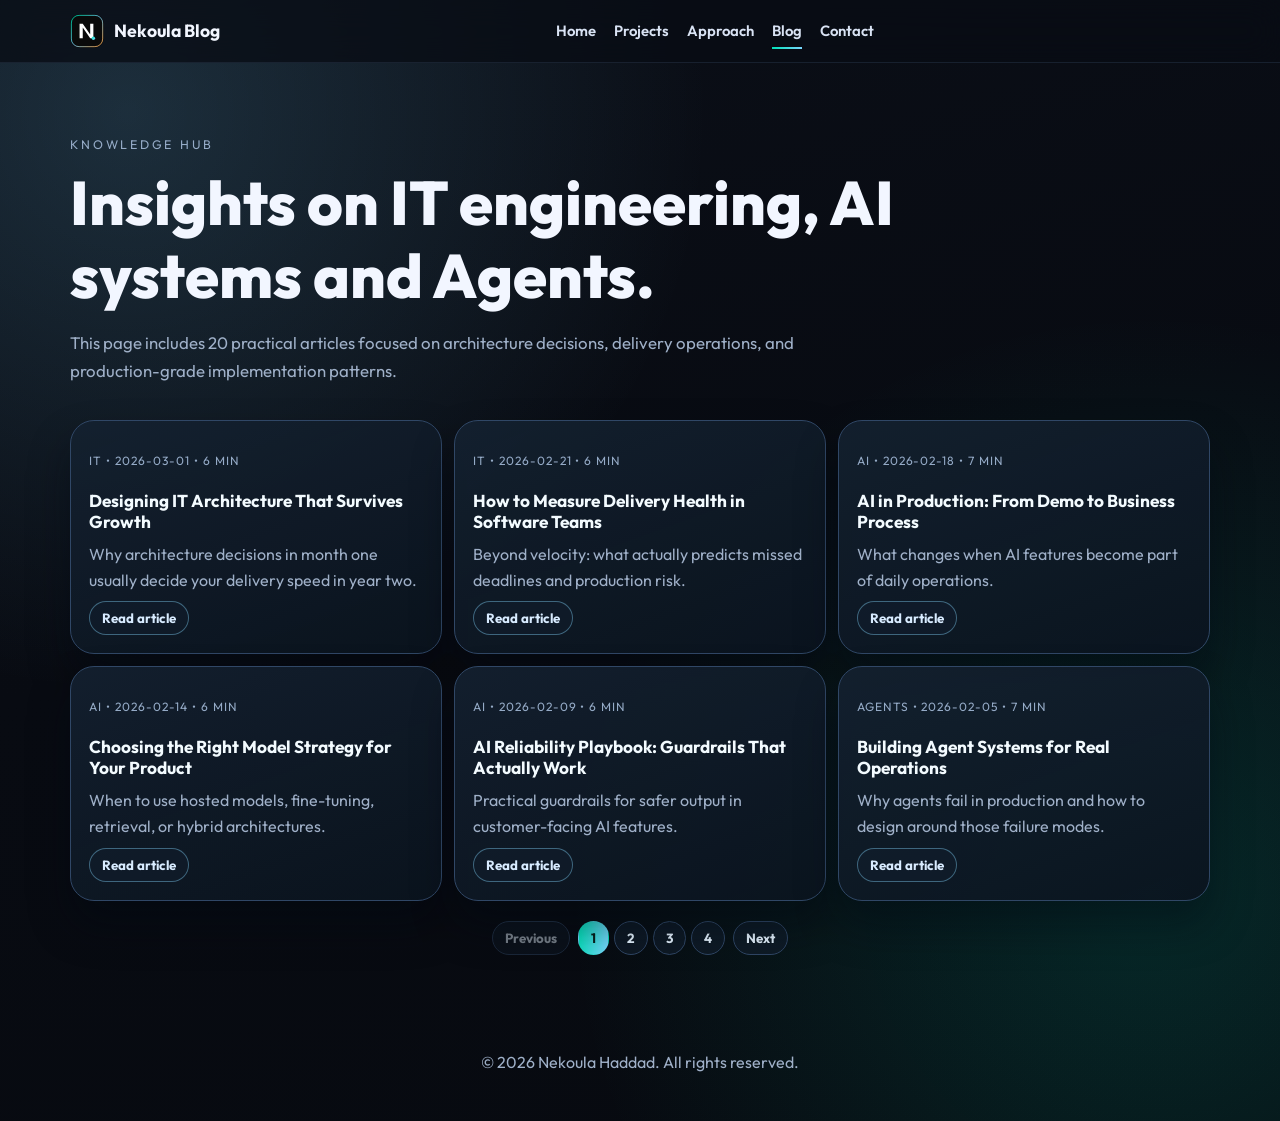
<file: blog.html>
﻿<!DOCTYPE html>
<html lang="en">
<head>
  <meta charset="utf-8">
  <meta name="viewport" content="width=device-width, initial-scale=1">
  <meta http-equiv="X-UA-Compatible" content="IE=edge">
  <title>Nekoula Blog | IT, AI, Agents</title>
  <meta name="description" content="Blog by Nekoula Haddad about modern IT engineering, AI systems, software agents, and OpenClaw implementation patterns.">
  <meta name="keywords" content="Nekoula blog, IT blog, AI blog, agent systems, OpenClaw, software architecture">
  <meta name="author" content="Nekoula Haddad">
  <meta name="robots" content="index,follow,max-image-preview:large">
  <meta name="theme-color" content="#090B11">
  <link rel="canonical" href="https://nekoula.ru/blog.html">

  <meta property="og:type" content="website">
  <meta property="og:site_name" content="Nekoula Blog">
  <meta property="og:title" content="Nekoula Blog | IT, AI, Agents, OpenClaw">
  <meta property="og:description" content="Practical articles on architecture, delivery systems, AI agents, and OpenClaw workflows.">
  <meta property="og:url" content="https://nekoula.ru/blog.html">
  <meta property="og:image" content="https://nekoula.ru/assets/img/logo-modern.svg">

  <meta name="twitter:card" content="summary_large_image">
  <meta name="twitter:title" content="Nekoula Blog | IT, AI, Agents, OpenClaw">
  <meta name="twitter:description" content="Technical and product delivery articles from Nekoula Haddad.">
  <meta name="twitter:image" content="https://nekoula.ru/assets/img/logo-modern.svg">

  <link rel="icon" type="image/svg+xml" href="assets/img/logo-modern.svg">
  <link rel="apple-touch-icon" sizes="180x180" href="assets/img/apple-touch-icon.png">
  <link rel="preconnect" href="https://fonts.googleapis.com">
  <link rel="preconnect" href="https://fonts.gstatic.com" crossorigin>
  <link href="https://fonts.googleapis.com/css2?family=Outfit:wght@400;500;600;700;800&display=swap" rel="stylesheet">
  <link rel="stylesheet" href="assets/css/blog-modern.css">
</head>
<body>
  <header class="site-header">
    <a class="brand" href="index.html#home">
      <img src="assets/img/logo-modern.svg" alt="Nekoula logo">
      <span>Nekoula Blog</span>
    </a>

    <button class="menu-toggle" aria-label="Toggle menu" aria-expanded="false">Menu</button>

    <nav class="main-nav" id="main-nav">
      <a href="index.html#home">Home</a>
      <a href="index.html#projects">Projects</a>
      <a href="index.html#approach">Approach</a>
      <a href="blog.html" class="active">Blog</a>
      <a href="index.html#contact">Contact</a>
    </nav>
  </header>

  <main>
    <section class="blog-hero reveal">
      <p class="hero-kicker">Knowledge Hub</p>
      <h1>Insights on IT engineering, AI systems and Agents.</h1>
      <p class="hero-lead">This page includes 20 practical articles focused on architecture decisions, delivery operations, and production-grade implementation patterns.</p>
    </section>

    <section class="blog-wrap reveal">
      <div id="blog-list" class="blog-grid"></div>

      <div class="pagination-wrap">
        <button id="prev-page" class="pager" type="button">Previous</button>
        <div id="pagination" class="pagination"></div>
        <button id="next-page" class="pager" type="button">Next</button>
      </div>
    </section>
  </main>

  <div id="post-modal" class="post-modal" aria-hidden="true">
    <div class="modal-card" role="dialog" aria-modal="true" aria-label="Blog article">
      <button id="close-modal" class="close-modal" type="button" aria-label="Close article">Close</button>
      <p id="modal-meta" class="modal-meta"></p>
      <h2 id="modal-title"></h2>
      <div id="modal-content" class="modal-content"></div>
    </div>
  </div>

  <footer class="site-footer">
    <p>© <span id="year"></span> Nekoula Haddad. All rights reserved.</p>
  </footer>

  <script src="assets/js/blog-modern.js"></script>
</body>
</html>
</file>
<file: assets/css/blog-modern.css>
﻿:root {
  --bg: #090b11;
  --bg-soft: #111723;
  --line: #243043;
  --text: #f2f6ff;
  --muted: #9fb0c8;
  --accent-a: #00e0b8;
  --accent-b: #7ad7ff;
  --accent-c: #ffb864;
  --shadow: 0 24px 42px rgba(2, 8, 18, 0.45);
}

* { box-sizing: border-box; }
html { scroll-behavior: smooth; }

body {
  margin: 0;
  color: var(--text);
  font-family: "Outfit", "Segoe UI", sans-serif;
  background:
    radial-gradient(circle at 10% 10%, rgba(122, 215, 255, 0.16), transparent 38%),
    radial-gradient(circle at 90% 80%, rgba(0, 224, 184, 0.14), transparent 40%),
    linear-gradient(165deg, #0b0f18 0%, #080b12 48%, #070a10 100%);
  line-height: 1.65;
  overflow-x: hidden;
}

button {
  cursor: pointer;
  font-family: inherit;
}

.pagination {
  display: flex;
  gap: 5px;
}

.site-header {
  position: sticky;
  top: 0;
  z-index: 100;
  display: grid;
  grid-template-columns: auto 1fr auto;
  align-items: center;
  gap: 16px;
  padding: 14px 5.5vw;
  border-bottom: 1px solid #2430438f;
  background: rgba(8, 12, 20, 0.76);
  backdrop-filter: blur(16px);
}

.brand {
  display: inline-flex;
  align-items: center;
  gap: 10px;
  text-decoration: none;
  color: var(--text);
  font-size: 1.1rem;
  font-weight: 700;
}

.brand img {
  width: 34px;
  height: 34px;
  object-fit: cover;
  border-radius: 10px;
}

.main-nav {
  justify-self: center;
  display: flex;
  gap: 18px;
}

.main-nav a {
  color: #d9e3f4;
  text-decoration: none;
  font-size: 0.93rem;
  font-weight: 600;
  position: relative;
}

.main-nav a::after {
  content: "";
  position: absolute;
  left: 0;
  bottom: -6px;
  width: 0;
  height: 2px;
  background: linear-gradient(90deg, var(--accent-a), var(--accent-b));
  transition: width .26s ease;
}

.main-nav a:hover::after,
.main-nav a.active::after { width: 100%; }

.menu-toggle {
  display: none;
  justify-self: end;
  border: 1px solid #cde8ff4a;
  background: rgba(21, 29, 42, 0.82);
  color: #eaf5ff;
  border-radius: 999px;
  padding: 8px 14px;
  font-weight: 600;
}

main { padding: 0 5.5vw 56px; }

.blog-hero {
  padding: 72px 0 28px;
}

.hero-kicker {
  margin: 0 0 10px;
  letter-spacing: 0.22em;
  text-transform: uppercase;
  font-size: 0.78rem;
  color: #95abc7;
}

h1, h2, h3 {
  margin: 0;
  line-height: 1.2;
  font-family: "Outfit", "Segoe UI", sans-serif;
}

h1 {
  font-size: clamp(2.1rem, 4.8vw, 4.3rem);
  font-weight: 800;
  max-width: 980px;
}

.hero-lead {
  max-width: 760px;
  margin: 16px 0 0;
  color: var(--muted);
  font-size: 1.05rem;
}

.blog-wrap { padding: 8px 0 0; }

.blog-grid {
  display: grid;
  grid-template-columns: repeat(3, minmax(0, 1fr));
  gap: 12px;
}

.blog-card {
  border: 1px solid #304766;
  border-radius: 24px;
  background: linear-gradient(160deg, rgba(20, 33, 48, 0.92), rgba(11, 20, 31, 0.9));
  box-shadow: var(--shadow);
  padding: 18px;
  display: flex;
  flex-direction: column;
  gap: 8px;
  transition: transform .28s ease, border-color .28s ease;
}

.blog-card:hover {
  transform: translateY(-4px);
  border-color: #7ad7ff8e;
}

.blog-meta {
  font-size: 0.75rem;
  color: #95abc7;
  letter-spacing: 0.08em;
  text-transform: uppercase;
}

.blog-title {
  font-size: 1.08rem;
  color: #f3fbff;
}

.blog-excerpt {
  color: var(--muted);
  margin: 0;
}

.read-btn {
  margin-top: auto;
  border: 1px solid #84d9ff66;
  background: rgba(18, 30, 45, 0.58);
  color: #d8ebff;
  border-radius: 999px;
  padding: 8px 12px;
  font-weight: 700;
  width: fit-content;
}

.pagination-wrap {
  margin-top: 20px;
  display: flex;
  justify-content: center;
  align-items: center;
  gap: 8px;
  flex-wrap: wrap;
}

.pager,
.page-btn {
  border: 1px solid #304766;
  background: rgba(18, 30, 45, 0.7);
  color: #e5f3ff;
  border-radius: 999px;
  padding: 8px 12px;
  font-weight: 700;
}

.page-btn.active {
  background: linear-gradient(100deg, var(--accent-a), var(--accent-b));
  color: #07211d;
  border-color: transparent;
}

.pager:disabled {
  opacity: .45;
}

.post-modal {
  position: fixed;
  inset: 0;
  background: rgba(3, 8, 16, 0.76);
  backdrop-filter: blur(4px);
  display: none;
  align-items: center;
  justify-content: center;
  z-index: 200;
  padding: 20px;
}

.post-modal.open {
  display: flex;
}

.modal-card {
  width: min(900px, 100%);
  max-height: 86vh;
  overflow: auto;
  border: 1px solid #304766;
  border-radius: 26px;
  background: linear-gradient(170deg, rgba(18, 28, 42, 0.97), rgba(12, 20, 31, 0.95));
  box-shadow: var(--shadow);
  padding: 24px;
}

.close-modal {
  border: 1px solid #84d9ff66;
  background: rgba(18, 30, 45, 0.58);
  color: #d8ebff;
  border-radius: 999px;
  padding: 8px 12px;
  font-weight: 700;
  float: right;
}

.modal-meta {
  margin-top: 6px;
  color: #95abc7;
  font-size: 0.76rem;
  letter-spacing: 0.08em;
  text-transform: uppercase;
}

.modal-content p {
  color: var(--muted);
}

.site-footer {
  padding: 22px 5.5vw 30px;
  color: #9fb0c8;
  text-align: center;
}

.reveal {
  opacity: 0;
  transform: translateY(20px);
  filter: blur(4px);
  transition: opacity .7s ease, transform .7s ease, filter .7s ease;
}

.reveal.visible {
  opacity: 1;
  transform: translateY(0);
  filter: blur(0);
}

@media (max-width: 1080px) {
  .blog-grid { grid-template-columns: repeat(2, minmax(0, 1fr)); }
}

@media (max-width: 860px) {
  .site-header { grid-template-columns: auto auto; }
  .menu-toggle { display: inline-flex; }

  .main-nav {
    grid-column: 1 / -1;
    justify-self: stretch;
    display: none;
    flex-direction: column;
    gap: 10px;
    padding: 14px;
    border: 1px solid #304766;
    border-radius: 18px;
    background: rgba(12, 20, 31, 0.95);
  }

  .main-nav.open { display: flex; }

  .blog-grid { grid-template-columns: 1fr; }
}
</file>
